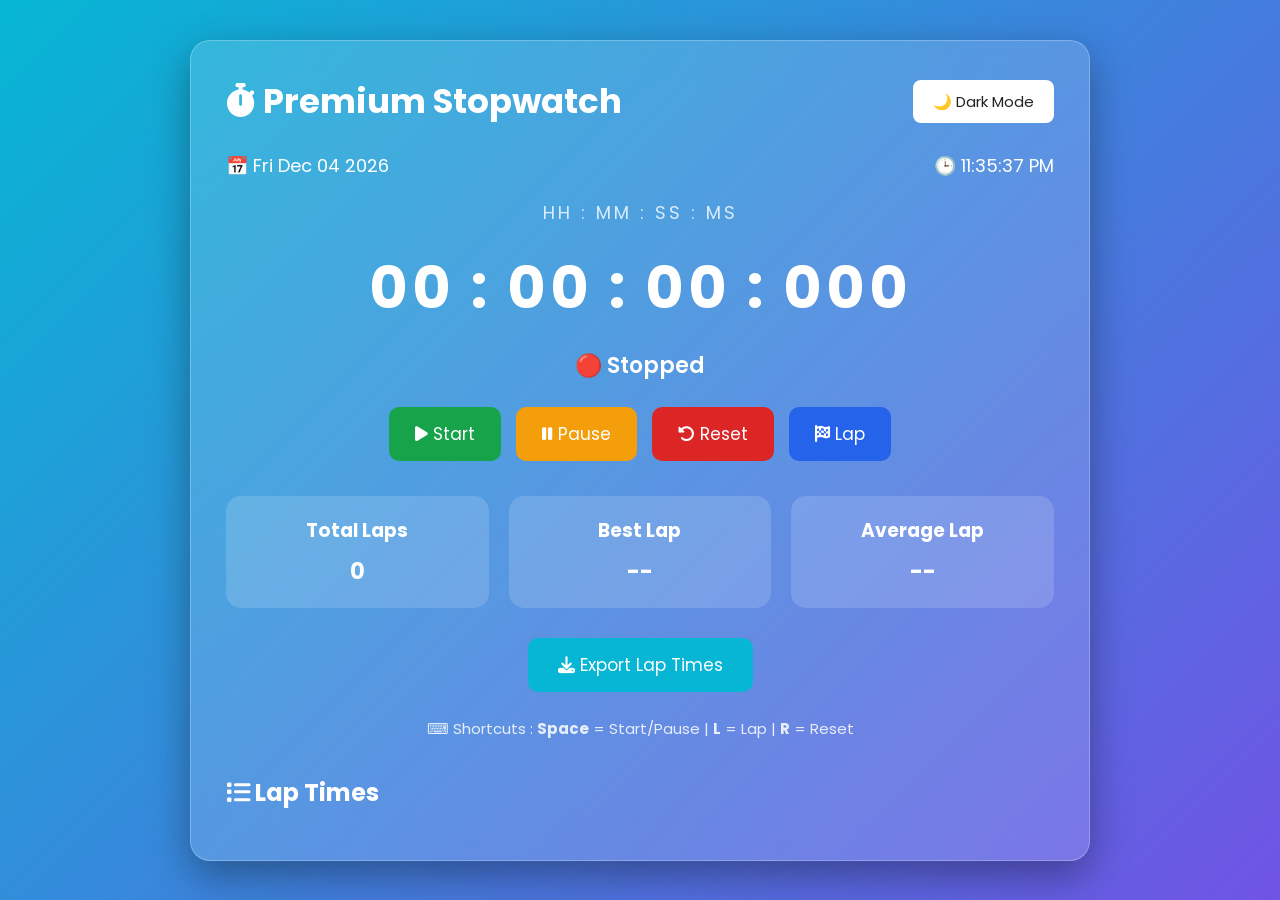
<file: Task 2/index.html>
<!DOCTYPE html>
<html lang="en">

<head>
    <meta charset="UTF-8">
    <meta name="viewport" content="width=device-width, initial-scale=1.0">
    <title>Premium Stopwatch</title>

    <link rel="stylesheet" href="style.css">

    <!-- Google Font -->
    <link href="https://fonts.googleapis.com/css2?family=Poppins:wght@300;400;600;700&display=swap"
        rel="stylesheet">

    <!-- Font Awesome -->
    <link rel="stylesheet"
        href="https://cdnjs.cloudflare.com/ajax/libs/font-awesome/6.7.2/css/all.min.css">
</head>

<body>

    <!-- Animated Background -->
    <div class="background"></div>

    <div class="container">

        <!-- Header -->

        <div class="header">

            <h1>
                <i class="fa-solid fa-stopwatch"></i>
                Premium Stopwatch
            </h1>

            <button id="themeBtn">
                🌙 Dark Mode
            </button>

        </div>

        <!-- Live Date -->

        <div class="dateTime">

            <div id="currentDate"></div>

            <div id="currentClock"></div>

        </div>

        <!-- Time Format -->

        <div class="format">

            HH : MM : SS : MS

        </div>

        <!-- Stopwatch -->

        <div id="display">

            00 : 00 : 00 : 000

        </div>

        <!-- Status -->

        <div id="status">

            🔴 Stopped

        </div>

        <!-- Buttons -->

        <div class="buttons">

            <button id="start">
                <i class="fa-solid fa-play"></i>
                Start
            </button>

            <button id="pause">
                <i class="fa-solid fa-pause"></i>
                Pause
            </button>

            <button id="reset">
                <i class="fa-solid fa-rotate-left"></i>
                Reset
            </button>

            <button id="lap">
                <i class="fa-solid fa-flag-checkered"></i>
                Lap
            </button>

        </div>

        <!-- Statistics -->

        <div class="stats">

            <div class="card">

                <h3>Total Laps</h3>

                <span id="lapCount">0</span>

            </div>

            <div class="card">

                <h3>Best Lap</h3>

                <span id="bestLap">--</span>

            </div>

            <div class="card">

                <h3>Average Lap</h3>

                <span id="avgLap">--</span>

            </div>

        </div>

        <!-- Export -->

        <div class="export">

            <button id="download">

                <i class="fa-solid fa-download"></i>

                Export Lap Times

            </button>

        </div>

        <!-- Keyboard -->

        <div class="shortcut">

            ⌨ Shortcuts :
            <strong>Space</strong> = Start/Pause |
            <strong>L</strong> = Lap |
            <strong>R</strong> = Reset

        </div>

        <!-- Lap Section -->

        <div class="laps">

            <h2>

                <i class="fa-solid fa-list"></i>

                Lap Times

            </h2>

            <ul id="lapList">

            </ul>

        </div>

    </div>

    <script src="script.js"></script>

</body>

</html>
</file>
<file: Task 2/style.css>
/* Google Font */

*{
    margin:0;
    padding:0;
    box-sizing:border-box;
    font-family:'Poppins',sans-serif;
}

body{
    min-height:100vh;
    display:flex;
    justify-content:center;
    align-items:center;
    overflow-x:hidden;
    background:#0f172a;
}

/* Animated Background */

.background{
    position:fixed;
    width:100%;
    height:100%;
    background:linear-gradient(-45deg,#0ea5e9,#6366f1,#9333ea,#06b6d4);
    background-size:400% 400%;
    animation:gradientMove 12s ease infinite;
    z-index:-2;
}

@keyframes gradientMove{

    0%{
        background-position:0% 50%;
    }

    50%{
        background-position:100% 50%;
    }

    100%{
        background-position:0% 50%;
    }

}

/* Container */

.container{

    width:900px;
    max-width:95%;
    padding:35px;
    border-radius:20px;

    background:rgba(255,255,255,.15);

    backdrop-filter:blur(18px);

    border:1px solid rgba(255,255,255,.25);

    box-shadow:0 15px 40px rgba(0,0,0,.35);

    color:white;

}

/* Header */

.header{

    display:flex;

    justify-content:space-between;

    align-items:center;

    margin-bottom:25px;

}

.header h1{

    font-size:34px;

    font-weight:700;

}

#themeBtn{

    padding:10px 20px;

    border:none;

    border-radius:8px;

    cursor:pointer;

    font-size:15px;

    background:white;

    color:#222;

    transition:.3s;

}

#themeBtn:hover{

    transform:scale(1.05);

}

/* Date */

.dateTime{

    display:flex;

    justify-content:space-between;

    margin-bottom:20px;

    font-size:18px;

}

/* Format */

.format{

    text-align:center;

    font-size:18px;

    letter-spacing:3px;

    opacity:.8;

}

/* Display */

#display{

    text-align:center;

    font-size:58px;

    margin:18px 0;

    font-weight:bold;

    letter-spacing:4px;

    color:#fff;

}

/* Status */

#status{

    text-align:center;

    font-size:22px;

    font-weight:600;

    margin-bottom:25px;

}

/* Buttons */

.buttons{

    display:flex;

    justify-content:center;

    flex-wrap:wrap;

    gap:15px;

}

.buttons button{

    padding:14px 26px;

    border:none;

    border-radius:10px;

    cursor:pointer;

    color:white;

    font-size:17px;

    transition:.3s;

}

.buttons button:hover{

    transform:translateY(-4px);

    box-shadow:0 8px 20px rgba(0,0,0,.35);

}

#start{

    background:#16a34a;

}

#pause{

    background:#f59e0b;

}

#reset{

    background:#dc2626;

}

#lap{

    background:#2563eb;

}

/* Stats */

.stats{

    display:grid;

    grid-template-columns:repeat(3,1fr);

    gap:20px;

    margin-top:35px;

}

.card{

    background:rgba(255,255,255,.15);

    padding:20px;

    border-radius:15px;

    text-align:center;

}

.card h3{

    margin-bottom:10px;

}

.card span{

    font-size:22px;

    font-weight:700;

}

/* Export */

.export{

    margin-top:30px;

    text-align:center;

}

.export button{

    background:#06b6d4;

    color:white;

    padding:14px 30px;

    border:none;

    border-radius:10px;

    cursor:pointer;

    font-size:17px;

    transition:.3s;

}

.export button:hover{

    transform:scale(1.05);

}

/* Keyboard */

.shortcut{

    margin-top:25px;

    text-align:center;

    font-size:15px;

    opacity:.85;

}

/* Lap Section */

.laps{

    margin-top:35px;

}

.laps h2{

    margin-bottom:15px;

}

#lapList{

    list-style:none;

    max-height:260px;

    overflow-y:auto;

}

#lapList li{

    background:rgba(255,255,255,.15);

    padding:14px;

    margin-bottom:10px;

    border-radius:10px;

    display:flex;

    justify-content:space-between;

    align-items:center;

    transition:.3s;

}

#lapList li:hover{

    transform:scale(1.02);

}

/* Scrollbar */

#lapList::-webkit-scrollbar{

    width:8px;

}

#lapList::-webkit-scrollbar-thumb{

    background:white;

    border-radius:10px;

}

/* Dark Theme */

.dark{

    background:#111827;

    color:white;

}

.dark .container{

    background:rgba(0,0,0,.35);

}

.dark #themeBtn{

    background:#1f2937;

    color:white;

}

/* Responsive */

@media(max-width:768px){

.header{

    flex-direction:column;

    gap:20px;

}

#display{

    font-size:38px;

}

.stats{

    grid-template-columns:1fr;

}

.buttons{

    flex-direction:column;

}

.buttons button{

    width:100%;

}

.dateTime{

    flex-direction:column;

    gap:10px;

    text-align:center;

}

}
</file>
